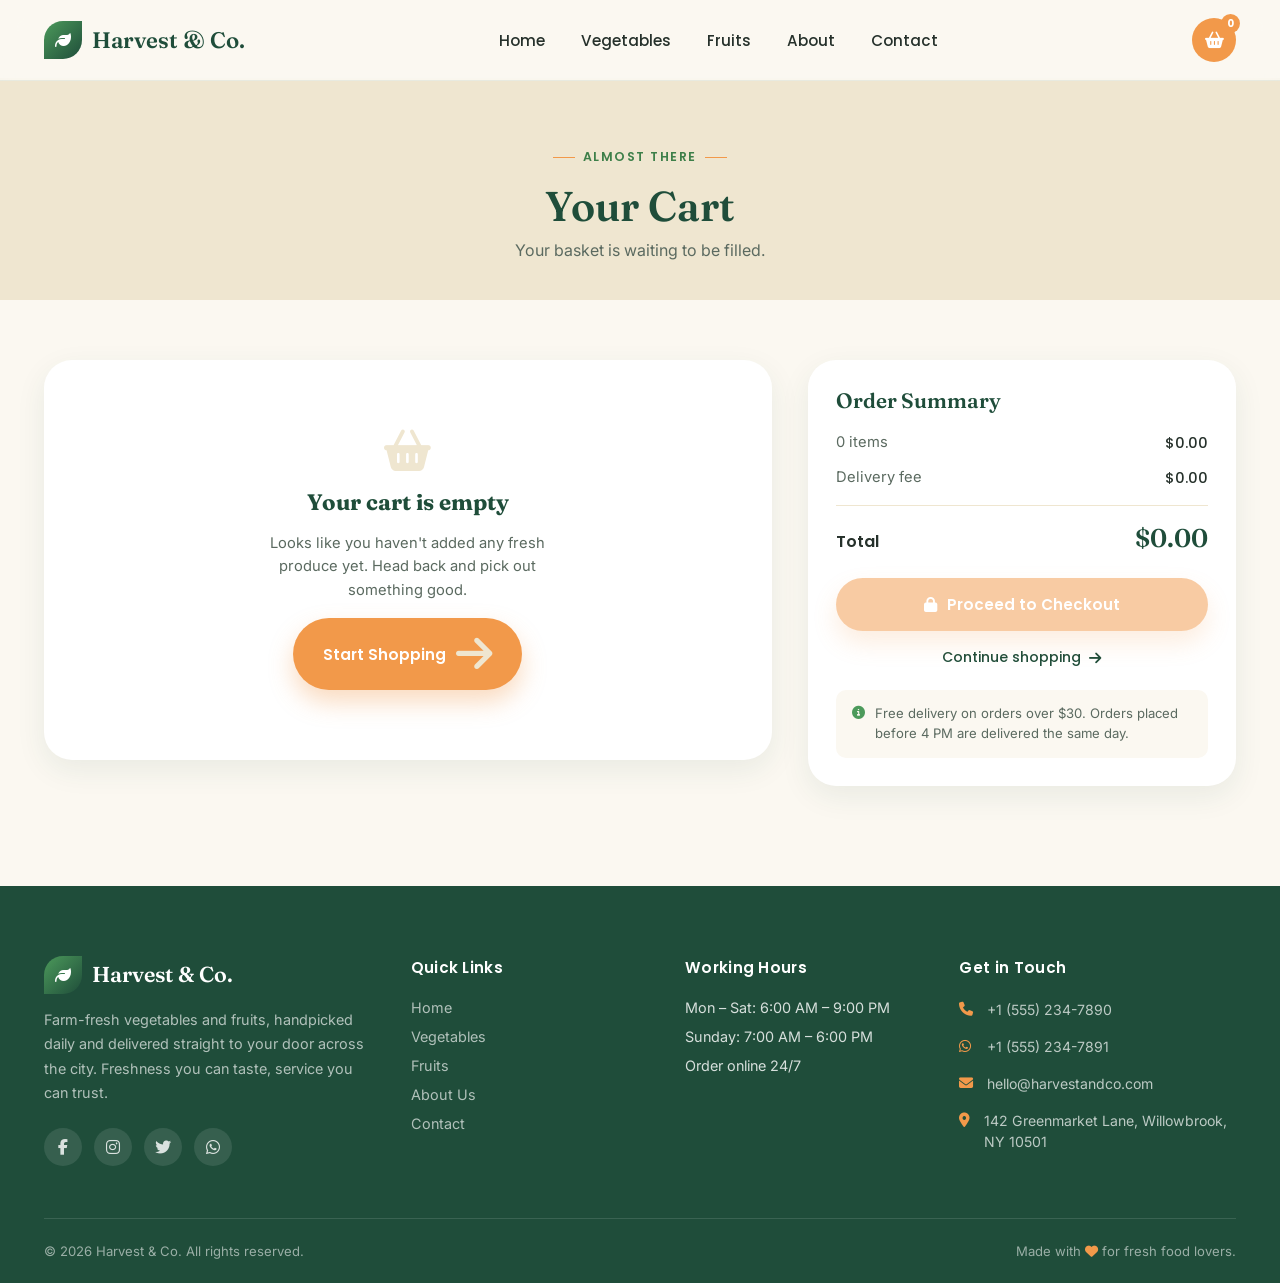
<file: cart.html>
<!DOCTYPE html>
<html lang="en">
<head>
<meta charset="UTF-8">
<meta name="viewport" content="width=device-width, initial-scale=1.0">
<title>Your Cart — Harvest & Co.</title>
<meta name="description" content="Review, adjust and check out the fresh vegetables and fruits in your Harvest & Co. cart.">

<link rel="preconnect" href="https://fonts.googleapis.com">
<link rel="preconnect" href="https://fonts.gstatic.com" crossorigin>
<link href="https://fonts.googleapis.com/css2?family=Fraunces:opsz,wght@9..144,300;9..144,500;9..144,600;9..144,700&family=Inter:wght@400;500;600&family=Poppins:wght@500;600;700&display=swap" rel="stylesheet">
<link rel="stylesheet" href="https://cdnjs.cloudflare.com/ajax/libs/font-awesome/6.5.1/css/all.min.css">
<link rel="stylesheet" href="style.css">
<link rel="manifest" href="/Vegcut/manifest.json">
<style>
/* ============ CART PAGE ============ */
.cart-hero{
  margin-top:78px;padding:64px 0 40px;background:var(--tan);text-align:center;
}
.cart-hero .eyebrow{justify-content:center;}
.cart-hero h1{font-size:clamp(1.9rem,3.6vw,2.6rem);color:var(--green-deep);font-weight:600;}
.cart-hero p{color:var(--charcoal-soft);margin-top:8px;}

.cart-layout{
  display:grid;grid-template-columns:1.7fr 1fr;gap:36px;align-items:start;
  padding:60px 0 100px;
}
@media(max-width:900px){.cart-layout{grid-template-columns:1fr;}}

/* item rows */
.cart-list{display:flex;flex-direction:column;gap:18px;}
.cart-item{
  background:var(--white);border-radius:var(--radius-md);box-shadow:var(--shadow-soft);
  display:flex;align-items:center;gap:18px;padding:16px;
  transition:transform .4s var(--ease),box-shadow .4s var(--ease),opacity .4s var(--ease);
}
.cart-item.removing{opacity:0;transform:translateX(30px) scale(.96);}
.cart-item-img{width:88px;height:88px;border-radius:16px;overflow:hidden;flex-shrink:0;}
.cart-item-img img{width:100%;height:100%;object-fit:cover;}
.cart-item-info{flex:1;min-width:0;}
.cart-item-name{font-family:'Fraunces',serif;font-weight:600;font-size:1.08rem;color:var(--charcoal);margin-bottom:4px;}
.cart-item-price{font-size:.85rem;color:var(--charcoal-soft);}
.cart-item-price span{color:var(--green-deep);font-weight:600;font-family:'Poppins',sans-serif;}

.qty-value{width:32px;text-align:center;font-family:'Poppins',sans-serif;font-weight:600;font-size:.92rem;}

.line-total{
  font-family:'Fraunces',serif;font-weight:600;color:var(--green-deep);font-size:1.1rem;
  min-width:70px;text-align:right;
}
.remove-btn{
  width:36px;height:36px;border-radius:50%;color:var(--charcoal-soft);
  display:flex;align-items:center;justify-content:center;font-size:.95rem;
  transition:background .25s,color .25s,transform .3s;
}
.remove-btn:hover{background:#fdecec;color:#d9534f;transform:scale(1.08) rotate(6deg);}

@media(max-width:560px){
  .cart-item{flex-wrap:wrap;}
  .cart-item-img{width:70px;height:70px;}
  .line-total{order:5;width:100%;text-align:left;margin-top:6px;}
}

/* empty state */
.cart-empty{
  background:var(--white);border-radius:var(--radius-lg);box-shadow:var(--shadow-soft);
  padding:70px 30px;text-align:center;display:flex;flex-direction:column;align-items:center;gap:16px;
}
.cart-empty i{font-size:2.6rem;color:var(--tan);}
.cart-empty h3{font-family:'Fraunces',serif;font-size:1.4rem;color:var(--green-deep);}
.cart-empty p{color:var(--charcoal-soft);max-width:320px;font-size:.92rem;line-height:1.6;}

/* summary card */
.summary-card{
  background:var(--white);border-radius:var(--radius-lg);box-shadow:var(--shadow-soft);
  padding:28px;position:sticky;top:110px;
}
.summary-title{font-family:'Fraunces',serif;font-size:1.3rem;font-weight:600;color:var(--green-deep);margin-bottom:20px;}
.summary-row{display:flex;justify-content:space-between;font-size:.92rem;color:var(--charcoal-soft);margin-bottom:14px;}
.summary-row span:last-child{font-family:'Poppins',sans-serif;font-weight:500;color:var(--charcoal);}
.summary-divider{height:1px;background:var(--tan);margin:16px 0;}
.summary-total{display:flex;justify-content:space-between;align-items:baseline;margin-bottom:24px;}
.summary-total span:first-child{font-family:'Poppins',sans-serif;font-weight:600;color:var(--charcoal);}
.summary-total span:last-child{font-family:'Fraunces',serif;font-size:1.6rem;font-weight:600;color:var(--green-deep);}
.checkout-btn{width:100%;justify-content:center;}
.checkout-btn:disabled{opacity:.5;pointer-events:none;}
.continue-link{
  display:flex;align-items:center;justify-content:center;gap:8px;margin-top:16px;
  font-family:'Poppins',sans-serif;font-weight:500;font-size:.88rem;color:var(--green-deep);
  transition:gap .3s;
}
.continue-link:hover{gap:12px;}
.note-box{
  margin-top:22px;background:var(--cream);border-radius:var(--radius-sm);padding:14px 16px;
  font-size:.82rem;color:var(--charcoal-soft);display:flex;gap:10px;line-height:1.5;
}
.note-box i{color:var(--green-fresh);margin-top:2px;}

.toast{
  position:fixed;bottom:26px;left:50%;transform:translateX(-50%) translateY(20px);
  background:var(--green-deep);color:var(--white);padding:14px 26px;border-radius:40px;
  font-family:'Poppins',sans-serif;font-weight:500;font-size:.9rem;box-shadow:0 14px 30px rgba(31,77,58,.3);
  opacity:0;visibility:hidden;transition:all .4s var(--ease);z-index:1200;display:flex;align-items:center;gap:10px;
}
.toast.show{opacity:1;visibility:visible;transform:translateX(-50%) translateY(0);}
.toast i{color:#F9D976;}
</style>
</head>
<body>

<!-- HEADER -->
<header id="siteHeader">
  <div class="container nav-wrap">
    <a href="index.html#home" class="logo"><span class="logo-mark"><i class="fa-solid fa-leaf"></i></span>Harvest&nbsp;&amp;&nbsp;Co.</a>
    <nav class="nav-links">
      <a href="index.html#home">Home</a>
      <a href="index.html#vegetables">Vegetables</a>
      <a href="index.html#fruits">Fruits</a>
      <a href="index.html#about">About</a>
      <a href="index.html#contact">Contact</a>
    </nav>
    <div class="nav-right">
      <a href="cart.html" class="cart-btn" aria-label="View cart" style="background:var(--orange);color:var(--white);">
        <i class="fa-solid fa-basket-shopping"></i><span class="cart-count" id="cartCount">0</span>
      </a>
      <button class="hamburger" id="hamburger" aria-label="Menu"><span></span><span></span><span></span></button>
    </div>
  </div>
</header>

<div class="menu-backdrop" id="menuBackdrop"></div>
<nav class="mobile-menu" id="mobileMenu">
  <a href="index.html#home">Home</a>
  <a href="index.html#vegetables">Vegetables</a>
  <a href="index.html#fruits">Fruits</a>
  <a href="index.html#about">About</a>
  <a href="index.html#contact">Contact</a>
  <a href="cart.html"><i class="fa-solid fa-basket-shopping" style="margin-right:8px;color:var(--orange);"></i>Cart</a>
</nav>

<!-- CART HERO -->
<section class="cart-hero">
  <div class="container">
    <span class="eyebrow">Almost there</span>
    <h1>Your Cart</h1>
    <p id="cartSubline">Review your picks before checkout.</p>
  </div>
</section>

<!-- CART CONTENT -->
<section>
  <div class="container">
    <div class="cart-layout">

      <div id="cartListWrap">
        <div class="cart-list" id="cartList"></div>
      </div>

      <aside class="summary-card">
        <div class="summary-title">Order Summary</div>
        <div class="summary-row"><span id="summaryCountLabel">0 items</span><span id="summarySubtotal">$0.00</span></div>
        <div class="summary-row"><span>Delivery fee</span><span id="summaryDelivery">$0.00</span></div>
        <div class="summary-divider"></div>
        <div class="summary-total"><span>Total</span><span id="summaryTotal">$0.00</span></div>
        <button class="btn btn-primary checkout-btn" id="checkoutBtn"><i class="fa-solid fa-lock"></i>Proceed to Checkout</button>
        <a href="index.html#vegetables" class="continue-link">Continue shopping <i class="fa-solid fa-arrow-right"></i></a>
        <div class="note-box"><i class="fa-solid fa-circle-info"></i>Free delivery on orders over $30. Orders placed before 4 PM are delivered the same day.</div>
      </aside>

    </div>
  </div>
</section>

<!-- FOOTER -->
<footer id="contact">
  <div class="container">
    <div class="footer-grid">

      <div>
        <div class="footer-logo"><span class="logo-mark"><i class="fa-solid fa-leaf"></i></span>Harvest &amp; Co.</div>
        <p class="footer-about">Farm-fresh vegetables and fruits, handpicked daily and delivered straight to your door across the city. Freshness you can taste, service you can trust.</p>
        <div class="social-row">
          <a href="#" class="social-icon" aria-label="Facebook"><i class="fa-brands fa-facebook-f"></i></a>
          <a href="#" class="social-icon" aria-label="Instagram"><i class="fa-brands fa-instagram"></i></a>
          <a href="#" class="social-icon" aria-label="Twitter"><i class="fa-brands fa-twitter"></i></a>
          <a href="#" class="social-icon" aria-label="WhatsApp"><i class="fa-brands fa-whatsapp"></i></a>
        </div>
      </div>

      <div>
        <div class="footer-heading">Quick Links</div>
        <ul class="footer-links">
          <li><a href="index.html#home">Home</a></li>
          <li><a href="index.html#vegetables">Vegetables</a></li>
          <li><a href="index.html#fruits">Fruits</a></li>
          <li><a href="index.html#about">About Us</a></li>
          <li><a href="index.html#contact">Contact</a></li>
        </ul>
      </div>

      <div>
        <div class="footer-heading">Working Hours</div>
        <ul class="footer-links">
          <li>Mon – Sat: 6:00 AM – 9:00 PM</li>
          <li>Sunday: 7:00 AM – 6:00 PM</li>
          <li>Order online 24/7</li>
        </ul>
      </div>

      <div>
        <div class="footer-heading">Get in Touch</div>
        <ul class="contact-list">
          <li><i class="fa-solid fa-phone"></i>+1 (555) 234-7890</li>
          <li><i class="fa-brands fa-whatsapp"></i>+1 (555) 234-7891</li>
          <li><i class="fa-solid fa-envelope"></i>hello@harvestandco.com</li>
          <li><i class="fa-solid fa-location-dot"></i>142 Greenmarket Lane, Willowbrook, NY 10501</li>
        </ul>
      </div>

    </div>

    <div class="footer-bottom">
      <span>© <span id="year"></span> Harvest &amp; Co. All rights reserved.</span>
      <span>Made with <i class="fa-solid fa-heart" style="color:var(--orange);"></i> for fresh food lovers.</span>
    </div>
  </div>
</footer>

<button class="to-top" id="toTop" aria-label="Back to top"><i class="fa-solid fa-arrow-up"></i></button>

<div class="toast" id="toast"><i class="fa-solid fa-circle-check"></i><span id="toastMsg">Cart updated</span></div>

<script src="cart.js"></script>
<script>
const cartCountEl = document.getElementById('cartCount');
const cartList = document.getElementById('cartList');
const cartListWrap = document.getElementById('cartListWrap');
const cartSubline = document.getElementById('cartSubline');
const summaryCountLabel = document.getElementById('summaryCountLabel');
const summarySubtotal = document.getElementById('summarySubtotal');
const summaryDelivery = document.getElementById('summaryDelivery');
const summaryTotal = document.getElementById('summaryTotal');
const checkoutBtn = document.getElementById('checkoutBtn');
const toast = document.getElementById('toast');
const toastMsg = document.getElementById('toastMsg');

const DELIVERY_FLAT = 3.5;
const FREE_DELIVERY_THRESHOLD = 30;

function money(n){ return '$' + n.toFixed(2); }

function showToast(msg){
  toastMsg.textContent = msg;
  toast.classList.add('show');
  clearTimeout(showToast._t);
  showToast._t = setTimeout(()=>toast.classList.remove('show'), 2200);
}

function render(){
  const cart = HarvestCart.getCart();
  const {itemCount, subtotal} = HarvestCart.totals();

  cartCountEl.textContent = itemCount;
  cartSubline.textContent = itemCount > 0
    ? `You have ${itemCount} item${itemCount>1?'s':''} ready for checkout.`
    : `Your basket is waiting to be filled.`;

  if(cart.length === 0){
    cartListWrap.innerHTML = `
      <div class="cart-empty">
        <i class="fa-solid fa-basket-shopping"></i>
        <h3>Your cart is empty</h3>
        <p>Looks like you haven't added any fresh produce yet. Head back and pick out something good.</p>
        <a href="index.html#vegetables" class="btn btn-primary">Start Shopping <i class="fa-solid fa-arrow-right"></i></a>
      </div>`;
  } else {
    cartListWrap.innerHTML = `<div class="cart-list" id="cartList"></div>`;
    const list = document.getElementById('cartList');
    list.innerHTML = cart.map(item => `
      <div class="cart-item" data-name="${item.name}">
        <div class="cart-item-img"><img src="${item.img}" alt="${item.name}"></div>
        <div class="cart-item-info">
          <div class="cart-item-name">${item.name}</div>
          <div class="cart-item-price">$${item.price.toFixed(2)} <span>× ${item.qty}</span></div>
        </div>
        <div class="qty-stepper">
          <button class="qty-minus" aria-label="Decrease quantity">−</button>
          <span class="qty-value">${item.qty}</span>
          <button class="qty-plus" aria-label="Increase quantity">+</button>
        </div>
        <div class="line-total">${money(item.price * item.qty)}</div>
        <button class="remove-btn" aria-label="Remove item"><i class="fa-solid fa-trash"></i></button>
      </div>
    `).join('');
  }

  const delivery = (subtotal === 0 || subtotal >= FREE_DELIVERY_THRESHOLD) ? 0 : DELIVERY_FLAT;
  summaryCountLabel.textContent = `${itemCount} item${itemCount===1?'':'s'}`;
  summarySubtotal.textContent = money(subtotal);
  summaryDelivery.textContent = subtotal === 0 ? money(0) : (delivery === 0 ? 'Free' : money(delivery));
  summaryTotal.textContent = money(subtotal + delivery);
  checkoutBtn.disabled = cart.length === 0;
}

render();

document.addEventListener('click', (e)=>{
  const row = e.target.closest('.cart-item');
  if(!row) return;
  const name = row.dataset.name;
  const cart = HarvestCart.getCart();
  const item = cart.find(i=>i.name===name);
  if(!item) return;

  if(e.target.closest('.qty-plus')){
    HarvestCart.updateQty(name, item.qty + 1);
    render();
  }
  if(e.target.closest('.qty-minus')){
    if(item.qty <= 1){
      row.classList.add('removing');
      setTimeout(()=>{ HarvestCart.updateQty(name, 0); render(); }, 300);
    }else{
      HarvestCart.updateQty(name, item.qty - 1);
      render();
    }
  }
  if(e.target.closest('.remove-btn')){
    row.classList.add('removing');
    setTimeout(()=>{
      HarvestCart.removeItem(name);
      render();
      showToast(`${name} removed from cart`);
    }, 300);
  }
});

checkoutBtn.addEventListener('click', ()=>{
  if(checkoutBtn.disabled) return;
  showToast('Order placed! We\'ll have it with you soon 🌿');
  setTimeout(()=>{
    HarvestCart.clearCart();
    render();
  }, 1400);
});

// keep in sync if cart changes in another tab
window.addEventListener('storage', render);

/* ============ STICKY HEADER / MENU / TO-TOP (shared behaviour) ============ */
const header = document.getElementById('siteHeader');
window.addEventListener('scroll', ()=>{
  header.classList.toggle('scrolled', window.scrollY > 40);
  document.getElementById('toTop').classList.toggle('show', window.scrollY > 500);
});
const hamburger = document.getElementById('hamburger');
const mobileMenu = document.getElementById('mobileMenu');
const backdrop = document.getElementById('menuBackdrop');
function closeMenu(){
  hamburger.classList.remove('open');
  mobileMenu.classList.remove('open');
  backdrop.classList.remove('open');
}
hamburger.addEventListener('click', ()=>{
  hamburger.classList.toggle('open');
  mobileMenu.classList.toggle('open');
  backdrop.classList.toggle('open');
});
backdrop.addEventListener('click', closeMenu);
mobileMenu.querySelectorAll('a').forEach(a=>a.addEventListener('click', closeMenu));
document.getElementById('toTop').addEventListener('click', ()=>window.scrollTo({top:0,behavior:'smooth'}));
document.getElementById('year').textContent = new Date().getFullYear();
</script>
</body>
</html>
</file>
<file: style.css>
/* ============ RESET & TOKENS ============ */
*,*::before,*::after{box-sizing:border-box;margin:0;padding:0;}
:root{
  --green-deep:#1F4D3A;
  --green-fresh:#4C9A5B;
  --green-fresh-dark:#3d7f49;
  --orange:#F2994A;
  --orange-dark:#e07f2a;
  --cream:#FBF8F1;
  --tan:#EFE6D0;
  --charcoal:#26312B;
  --charcoal-soft:#5b6a60;
  --white:#ffffff;
  --radius-lg:28px;
  --radius-md:18px;
  --radius-sm:10px;
  --shadow-soft:0 10px 30px rgba(31,77,58,0.08);
  --shadow-lift:0 20px 40px rgba(31,77,58,0.16);
  --ease:cubic-bezier(.4,0,.2,1);
}
html{scroll-behavior:smooth;}
body{
  font-family:'Inter',sans-serif;
  color:var(--charcoal);
  background:var(--cream);
  overflow-x:hidden;
  -webkit-font-smoothing:antialiased;
}
h1,h2,h3,.font-display{font-family:'Fraunces',serif;}
.font-ui{font-family:'Poppins',sans-serif;}
img{display:block;max-width:100%;}
a{text-decoration:none;color:inherit;}
button{font-family:inherit;cursor:pointer;border:none;background:none;}
ul{list-style:none;}
.container{width:100%;max-width:1240px;margin:0 auto;padding:0 24px;}
section{position:relative;}

/* respect reduced motion */
@media (prefers-reduced-motion:reduce){
  html{scroll-behavior:auto;}
  *,*::before,*::after{animation-duration:0.001ms !important;animation-iteration-count:1 !important;transition-duration:0.001ms !important;}
}

/* ============ PAGE LOADER ============ */
#loader{
  position:fixed;inset:0;background:var(--green-deep);
  display:flex;align-items:center;justify-content:center;flex-direction:column;gap:16px;
  z-index:9999;transition:opacity .6s var(--ease),visibility .6s var(--ease);
}
#loader.hide{opacity:0;visibility:hidden;}
.loader-leaf{
  width:56px;height:56px;border-radius:50% 0;
  background:var(--orange);
  animation:spinLeaf 1.1s ease-in-out infinite;
}
@keyframes spinLeaf{
  0%{transform:rotate(0deg) scale(1);}
  50%{transform:rotate(180deg) scale(1.15);}
  100%{transform:rotate(360deg) scale(1);}
}
.loader-text{color:var(--cream);font-family:'Fraunces',serif;font-size:1.1rem;letter-spacing:.04em;opacity:.9;}

/* ============ SCROLL REVEAL ============ */
.reveal{opacity:0;transform:translateY(28px);transition:opacity .7s var(--ease),transform .7s var(--ease);}
.reveal.in{opacity:1;transform:translateY(0);}
.reveal-stagger.in{transition-delay:calc(var(--i) * 80ms);}

/* ============ HEADER ============ */
header{
  position:fixed;top:0;left:0;right:0;z-index:1000;
  background:rgba(251,248,241,0.85);
  backdrop-filter:blur(14px);
  -webkit-backdrop-filter:blur(14px);
  border-bottom:1px solid rgba(31,77,58,0.08);
  transition:padding .35s var(--ease),box-shadow .35s var(--ease),background .35s var(--ease);
  padding:18px 0;
}
header.scrolled{
  padding:10px 0;
  box-shadow:0 8px 24px rgba(31,77,58,0.08);
  background:rgba(251,248,241,0.97);
}
.nav-wrap{display:flex;align-items:center;justify-content:space-between;}
.logo{display:flex;align-items:center;gap:10px;font-family:'Fraunces',serif;font-weight:600;font-size:1.4rem;color:var(--green-deep);}
.logo-mark{
  width:38px;height:38px;border-radius:50% 0;
  background:linear-gradient(135deg,var(--green-fresh),var(--green-deep));
  display:flex;align-items:center;justify-content:center;color:var(--white);font-size:1rem;
  transition:transform .4s var(--ease);
}
.logo:hover .logo-mark{transform:rotate(-18deg) scale(1.08);}
.nav-links{display:flex;gap:36px;font-family:'Poppins',sans-serif;font-weight:500;font-size:.95rem;}
.nav-links a{position:relative;color:var(--charcoal);padding:6px 0;transition:color .3s;}
.nav-links a::after{
  content:'';position:absolute;left:0;bottom:0;width:0;height:2px;background:var(--orange);
  transition:width .35s var(--ease);
}
.nav-links a:hover{color:var(--green-deep);}
.nav-links a:hover::after{width:100%;}
.nav-right{display:flex;align-items:center;gap:22px;}
.cart-btn{
  position:relative;width:44px;height:44px;border-radius:50%;
  background:var(--tan);display:flex;align-items:center;justify-content:center;
  color:var(--green-deep);font-size:1.05rem;
  transition:background .3s,transform .3s;
}
.cart-btn:hover{background:var(--orange);color:var(--white);transform:translateY(-2px);}
.cart-count{
  position:absolute;top:-4px;right:-4px;background:var(--orange);color:var(--white);
  font-size:.65rem;font-weight:700;width:19px;height:19px;border-radius:50%;
  display:flex;align-items:center;justify-content:center;font-family:'Poppins',sans-serif;
  transition:transform .25s var(--ease);
}
.cart-count.bump{animation:bump .35s var(--ease);}
@keyframes bump{0%{transform:scale(1);}40%{transform:scale(1.5);}100%{transform:scale(1);}}
.hamburger{display:none;width:26px;height:20px;position:relative;flex-direction:column;justify-content:space-between;}
.hamburger span{display:block;height:2px;width:100%;background:var(--green-deep);border-radius:2px;transition:all .35s var(--ease);}
.hamburger.open span:nth-child(1){transform:translateY(9px) rotate(45deg);}
.hamburger.open span:nth-child(2){opacity:0;}
.hamburger.open span:nth-child(3){transform:translateY(-9px) rotate(-45deg);}

.mobile-menu{
  display:none;position:fixed;top:0;right:0;bottom:0;width:min(78vw,320px);
  background:var(--white);z-index:1100;padding:100px 32px 32px;
  flex-direction:column;gap:26px;font-family:'Poppins',sans-serif;font-weight:500;
  transform:translateX(100%);transition:transform .45s var(--ease);
  box-shadow:-10px 0 40px rgba(0,0,0,.12);
}
.mobile-menu.open{transform:translateX(0);}
.mobile-menu a{font-size:1.1rem;color:var(--charcoal);}
.menu-backdrop{
  display:none;position:fixed;inset:0;background:rgba(31,77,58,.35);z-index:1050;
  opacity:0;pointer-events:none;transition:opacity .4s var(--ease);
}
.menu-backdrop.open{opacity:1;pointer-events:auto;}

@media(max-width:860px){
  .nav-links{display:none;}
  .hamburger{display:flex;}
  .mobile-menu,.menu-backdrop{display:flex;}
}

/* ============ HERO CAROUSEL ============ */
.hero{
  position:relative;margin-top:78px;height:min(88vh,720px);min-height:520px;overflow:hidden;
  background:var(--green-deep);
}
.slides{position:relative;width:100%;height:100%;}
.slide{
  position:absolute;inset:0;display:flex;align-items:center;
  opacity:0;visibility:hidden;transition:opacity 1s var(--ease);
}
.slide.active{opacity:1;visibility:visible;z-index:2;}
.slide-bg{
  position:absolute;inset:0;background-size:cover;background-position:center;
  transform:scale(1.08);transition:transform 8s linear;
}
.slide.active .slide-bg{transform:scale(1);}
.slide-overlay{
  position:absolute;inset:0;
  background:linear-gradient(100deg,rgba(20,45,35,.88) 0%,rgba(20,45,35,.55) 45%,rgba(20,45,35,.15) 75%);
}
.slide-content{
  position:relative;z-index:3;color:var(--white);max-width:520px;
  padding:0 24px;margin-left:5%;
}
.slide-badge{
  display:inline-flex;align-items:center;gap:6px;background:var(--orange);color:var(--white);
  font-family:'Poppins',sans-serif;font-weight:600;font-size:.78rem;padding:6px 14px;border-radius:30px;
  margin-bottom:18px;letter-spacing:.03em;
  opacity:0;transform:translateY(16px);
}
.slide.active .slide-badge{animation:riseIn .7s var(--ease) .15s forwards;}
.slide-title{font-size:clamp(2.1rem,5vw,3.4rem);font-weight:600;line-height:1.08;margin-bottom:14px;
  opacity:0;transform:translateY(20px);}
.slide.active .slide-title{animation:riseIn .7s var(--ease) .3s forwards;}
.slide-desc{font-size:1rem;line-height:1.6;color:rgba(255,255,255,.85);margin-bottom:20px;max-width:420px;
  opacity:0;transform:translateY(20px);}
.slide.active .slide-desc{animation:riseIn .7s var(--ease) .45s forwards;}
.price-row{display:flex;align-items:center;gap:14px;margin-bottom:26px;
  opacity:0;transform:translateY(20px);}
.slide.active .price-row{animation:riseIn .7s var(--ease) .55s forwards;}
.price-old{font-size:1.05rem;color:rgba(255,255,255,.55);text-decoration:line-through;}
.price-new{font-family:'Fraunces',serif;font-size:1.9rem;font-weight:600;color:#F9D976;}
@keyframes riseIn{to{opacity:1;transform:translateY(0);}}

.btn{
  display:inline-flex;align-items:center;gap:10px;font-family:'Poppins',sans-serif;font-weight:600;
  font-size:.95rem;padding:15px 30px;border-radius:50px;transition:transform .3s var(--ease),box-shadow .3s var(--ease),background .3s;
}
.btn-primary{background:var(--orange);color:var(--white);box-shadow:0 12px 24px rgba(242,153,74,.35);}
.btn-primary:hover{transform:translateY(-3px);box-shadow:0 16px 30px rgba(242,153,74,.45);background:var(--orange-dark);}
.btn-outline{background:transparent;border:1.5px solid rgba(255,255,255,.5);color:var(--white);}
.btn-outline:hover{background:rgba(255,255,255,.12);border-color:var(--white);}
.slide-cta{opacity:0;transform:translateY(20px);}
.slide.active .slide-cta{animation:riseIn .7s var(--ease) .65s forwards;}

.hero-arrow{
  position:absolute;top:50%;transform:translateY(-50%);z-index:5;
  width:46px;height:46px;border-radius:50%;background:rgba(255,255,255,.15);
  color:var(--white);display:flex;align-items:center;justify-content:center;font-size:1rem;
  backdrop-filter:blur(6px);transition:background .3s,transform .3s;
}
.hero-arrow:hover{background:rgba(255,255,255,.3);transform:translateY(-50%) scale(1.08);}
.hero-arrow.prev{left:20px;}
.hero-arrow.next{right:20px;}
.hero-dots{position:absolute;bottom:26px;left:0;right:0;z-index:5;display:flex;justify-content:center;gap:10px;}
.dot{width:9px;height:9px;border-radius:50%;background:rgba(255,255,255,.4);transition:all .35s var(--ease);}
.dot.active{width:26px;border-radius:6px;background:var(--orange);}

@media(max-width:640px){
  .hero-arrow{width:38px;height:38px;}
  .slide-content{margin-left:0;padding:0 20px;max-width:100%;}
}

/* ============ WAVE DIVIDER (signature) ============ */
.wave{display:block;width:100%;line-height:0;position:relative;z-index:4;}
.wave svg{width:100%;height:60px;display:block;}
.wave-into-cream path{fill:var(--cream);}
.wave-cream-to-tan path{fill:var(--tan);}
.wave-tan-to-deep path{fill:var(--green-deep);}

/* ============ SECTION HEADERS ============ */
.section-pad{padding:90px 0 100px;}
.section-head{text-align:center;max-width:600px;margin:0 auto 54px;}
.eyebrow{
  font-family:'Poppins',sans-serif;font-weight:600;font-size:.78rem;letter-spacing:.12em;text-transform:uppercase;
  color:var(--green-fresh-dark);display:inline-flex;align-items:center;gap:8px;margin-bottom:14px;
}
.eyebrow::before,.eyebrow::after{content:'';width:22px;height:1.5px;background:var(--orange);}
.section-title{font-size:clamp(1.9rem,3.6vw,2.7rem);font-weight:600;color:var(--green-deep);margin-bottom:12px;}
.section-sub{color:var(--charcoal-soft);font-size:1.02rem;line-height:1.6;}

/* ============ PRODUCT GRID ============ */
.grid{display:grid;grid-template-columns:repeat(3,1fr);gap:32px;}
@media(max-width:900px){.grid{grid-template-columns:repeat(2,1fr);gap:24px;}}
@media(max-width:560px){.grid{grid-template-columns:1fr;}}

.card{
  background:var(--white);border-radius:var(--radius-lg);overflow:hidden;
  box-shadow:var(--shadow-soft);transition:transform .45s var(--ease),box-shadow .45s var(--ease);
  display:flex;flex-direction:column;
}
.card:hover{transform:translateY(-10px);box-shadow:var(--shadow-lift);}
.card-img-wrap{position:relative;height:220px;overflow:hidden;}
.card-img-wrap img{width:100%;height:100%;object-fit:cover;transition:transform .6s var(--ease);}
.card:hover .card-img-wrap img{transform:scale(1.12);}
.card-badge{
  position:absolute;top:14px;left:14px;background:var(--orange);color:var(--white);
  font-family:'Poppins',sans-serif;font-weight:700;font-size:.72rem;padding:6px 12px;border-radius:30px;
  box-shadow:0 6px 14px rgba(242,153,74,.4);
}
.card-fav{
  position:absolute;top:14px;right:14px;width:36px;height:36px;border-radius:50%;
  background:rgba(255,255,255,.9);display:flex;align-items:center;justify-content:center;color:var(--charcoal-soft);
  transition:color .3s,transform .3s;
}
.card-fav:hover{color:var(--orange);transform:scale(1.1);}
.card-body{padding:22px 22px 24px;display:flex;flex-direction:column;flex:1;}
.card-name{font-family:'Fraunces',serif;font-size:1.25rem;font-weight:600;color:var(--charcoal);margin-bottom:6px;}
.card-desc{font-size:.88rem;color:var(--charcoal-soft);line-height:1.55;margin-bottom:16px;flex:1;}
.card-footer{display:flex;align-items:center;justify-content:space-between;gap:10px;}

/* farm tag price */
.price-tag{position:relative;display:flex;align-items:baseline;gap:6px;}
.tag-hole{
  position:absolute;left:-13px;top:50%;transform:translateY(-50%);
  width:8px;height:8px;border-radius:50%;background:var(--cream);border:1.5px solid var(--tan);
}
.price-current{font-family:'Fraunces',serif;font-weight:600;font-size:1.2rem;color:var(--green-deep);}
.price-strike{font-size:.82rem;color:#b8b0a0;text-decoration:line-through;}

.add-btn{
  display:flex;align-items:center;gap:8px;background:var(--tan);color:var(--green-deep);
  font-family:'Poppins',sans-serif;font-weight:600;font-size:.83rem;padding:11px 18px;border-radius:40px;
  transition:background .3s,color .3s,transform .3s;
}
.add-btn:hover{background:var(--green-fresh);color:var(--white);transform:translateY(-2px);}
.add-btn.added{background:var(--green-deep);color:var(--white);}
.add-btn i{transition:transform .3s;}
.add-btn:active i{transform:scale(1.3) rotate(15deg);}

/* quantity stepper — shown on a card once an item is in the cart */
.card-actions{min-height:44px;display:flex;align-items:center;}
.qty-stepper{
  display:flex;align-items:center;gap:0;background:var(--tan);border-radius:30px;padding:4px;
  animation:stepperIn .35s var(--ease);
}
@keyframes stepperIn{from{opacity:0;transform:scale(.85);}to{opacity:1;transform:scale(1);}}
.qty-stepper button{
  width:30px;height:30px;border-radius:50%;background:var(--white);color:var(--green-deep);
  display:flex;align-items:center;justify-content:center;font-size:.9rem;font-weight:700;
  transition:background .25s,color .25s,transform .2s;
}
.qty-stepper button:hover{background:var(--green-fresh);color:var(--white);}
.qty-stepper button:active{transform:scale(.9);}
.qty-stepper .qty-value{width:30px;text-align:center;font-family:'Poppins',sans-serif;font-weight:600;font-size:.92rem;color:var(--charcoal);}

.section-veg{background:var(--cream);}
.section-fruit{background:var(--tan);}

/* trust strip */
.trust-strip{
  display:flex;flex-wrap:wrap;justify-content:center;gap:42px;padding:34px 0;
  background:var(--white);border-top:1px solid rgba(31,77,58,.08);border-bottom:1px solid rgba(31,77,58,.08);
}
.trust-item{display:flex;align-items:center;gap:12px;font-family:'Poppins',sans-serif;font-weight:500;font-size:.9rem;color:var(--charcoal-soft);}
.trust-item i{color:var(--green-fresh);font-size:1.2rem;}

/* ============ FOOTER ============ */
footer{background:var(--green-deep);color:rgba(255,255,255,.82);padding-top:70px;}
.footer-grid{
  display:grid;grid-template-columns:1.4fr 1fr 1fr 1.2fr;gap:44px;padding-bottom:50px;
}
@media(max-width:900px){.footer-grid{grid-template-columns:1fr 1fr;}}
@media(max-width:560px){.footer-grid{grid-template-columns:1fr;}}
.footer-logo{display:flex;align-items:center;gap:10px;font-family:'Fraunces',serif;font-weight:600;font-size:1.35rem;color:var(--white);margin-bottom:14px;}
.footer-about{font-size:.9rem;line-height:1.7;color:rgba(255,255,255,.65);margin-bottom:22px;}
.social-row{display:flex;gap:12px;}
.social-icon{
  width:38px;height:38px;border-radius:50%;background:rgba(255,255,255,.1);
  display:flex;align-items:center;justify-content:center;transition:background .3s,transform .3s;
}
.social-icon:hover{background:var(--orange);transform:translateY(-3px);}
.footer-heading{font-family:'Poppins',sans-serif;font-weight:600;font-size:.95rem;color:var(--white);margin-bottom:20px;letter-spacing:.02em;}
.footer-links li{margin-bottom:12px;font-size:.9rem;}
.footer-links a{color:rgba(255,255,255,.65);transition:color .3s,padding-left .3s;display:inline-block;}
.footer-links a:hover{color:var(--orange);padding-left:4px;}
.contact-list li{display:flex;gap:12px;margin-bottom:16px;font-size:.88rem;color:rgba(255,255,255,.7);line-height:1.5;}
.contact-list i{color:var(--orange);margin-top:3px;width:16px;}
.map-embed{border-radius:var(--radius-md);overflow:hidden;margin-top:10px;filter:grayscale(.2) contrast(1.05);border:1px solid rgba(255,255,255,.12);}
.map-embed iframe{width:100%;height:170px;border:0;display:block;}
.footer-bottom{
  border-top:1px solid rgba(255,255,255,.12);padding:24px 0;display:flex;flex-wrap:wrap;gap:10px;
  align-items:center;justify-content:space-between;font-size:.82rem;color:rgba(255,255,255,.55);
}

/* ============ BACK TO TOP ============ */
.to-top{
  position:fixed;bottom:26px;right:26px;width:50px;height:50px;border-radius:50%;
  background:var(--green-deep);color:var(--white);display:flex;align-items:center;justify-content:center;
  box-shadow:0 12px 26px rgba(31,77,58,.35);z-index:900;
  opacity:0;visibility:hidden;transform:translateY(16px);
  transition:opacity .4s var(--ease),transform .4s var(--ease),background .3s,visibility .4s;
}
.to-top.show{opacity:1;visibility:visible;transform:translateY(0);}
.to-top:hover{background:var(--orange);}

/* utility */
.center-cta{display:flex;justify-content:center;margin-top:50px;}
::selection{background:var(--orange);color:#fff;}
</file>
